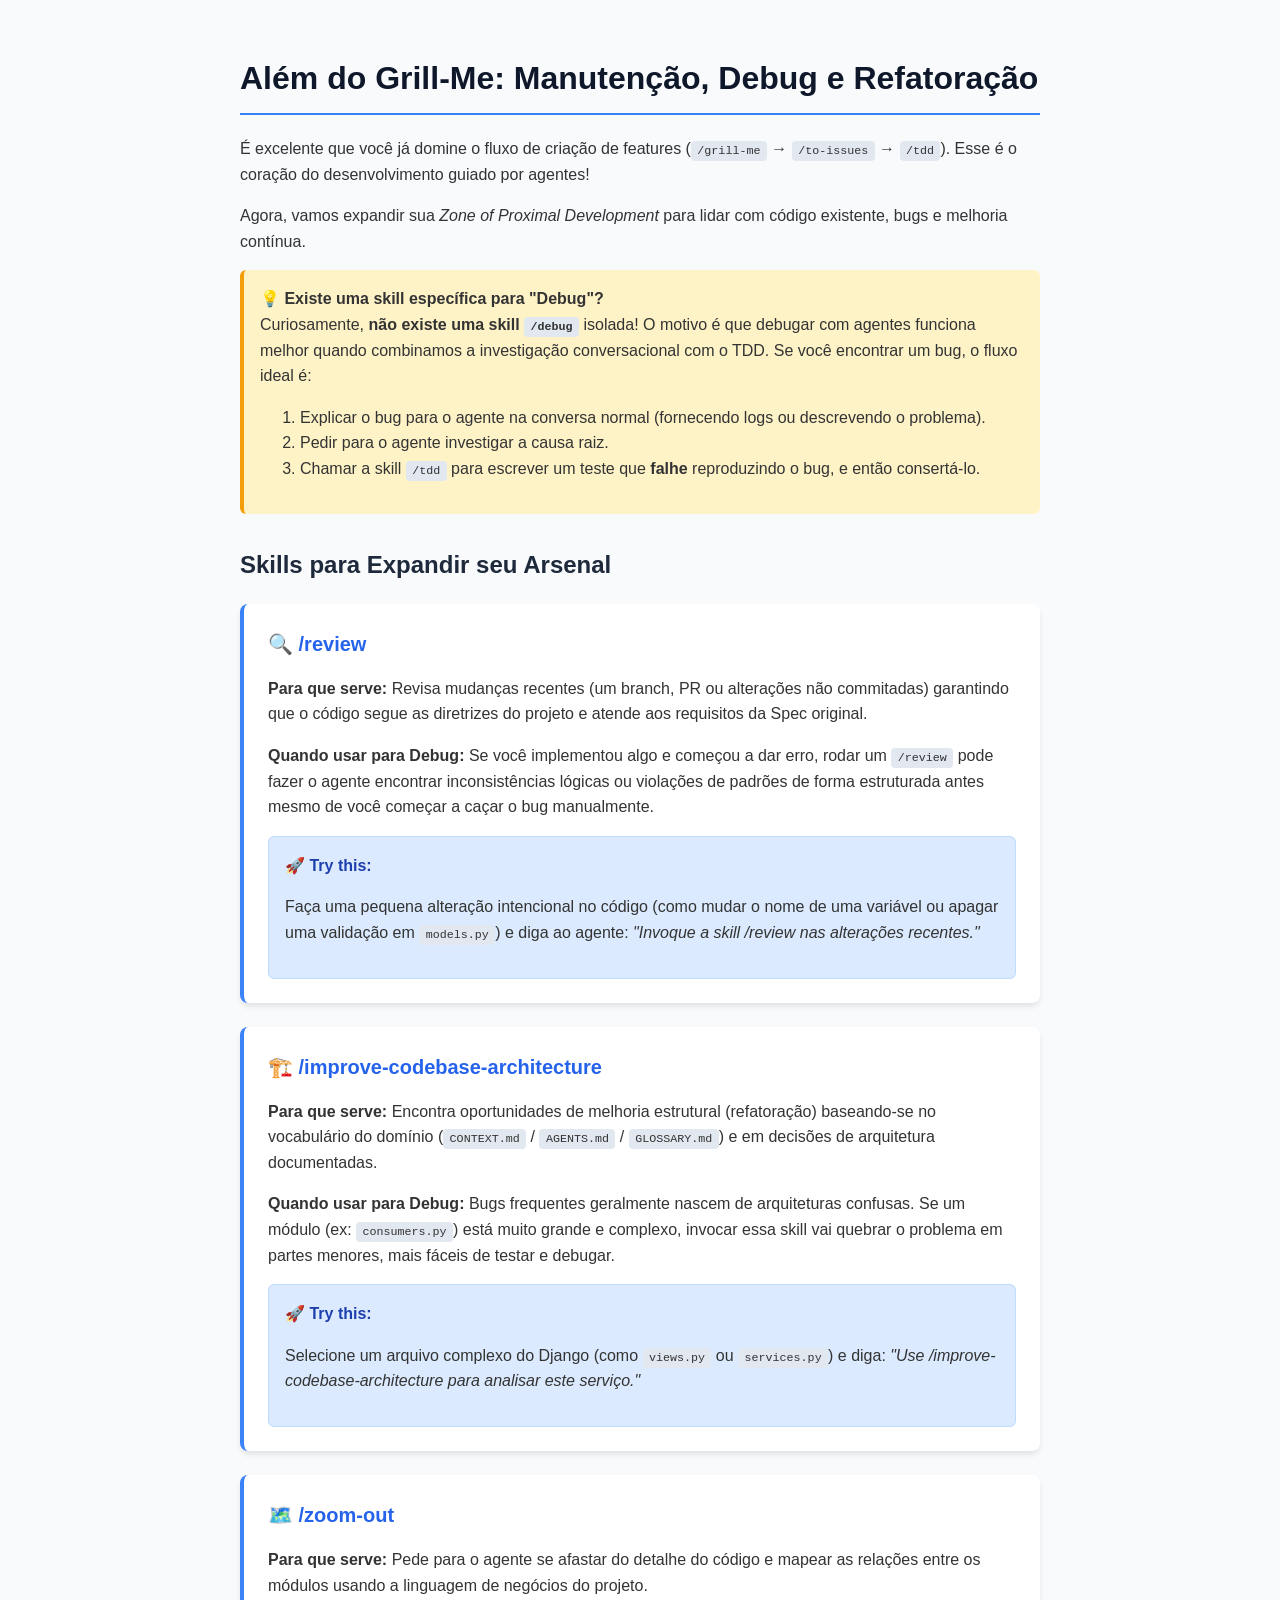
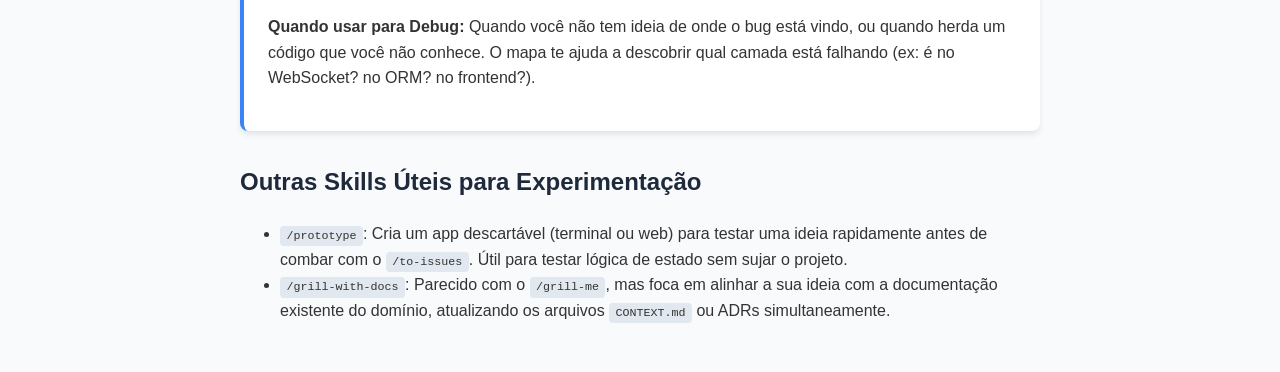
<file: learning-records/explainer-skills.html>
<!DOCTYPE html>
<html lang="pt-BR">
<head>
    <meta charset="UTF-8">
    <meta name="viewport" content="width=device-width, initial-scale=1.0">
    <title>Agent Skills: Debugging & Refactoring</title>
    <style>
        body {
            font-family: 'Inter', -apple-system, BlinkMacSystemFont, "Segoe UI", Roboto, Helvetica, Arial, sans-serif;
            line-height: 1.6;
            color: #333;
            max-width: 800px;
            margin: 0 auto;
            padding: 2rem;
            background-color: #f8fafc;
        }
        h1 {
            color: #0f172a;
            border-bottom: 2px solid #3b82f6;
            padding-bottom: 0.5rem;
        }
        h2 {
            color: #1e293b;
            margin-top: 2rem;
        }
        .skill-card {
            background: white;
            border-radius: 8px;
            padding: 1.5rem;
            margin-bottom: 1.5rem;
            box-shadow: 0 4px 6px -1px rgba(0, 0, 0, 0.1);
            border-left: 4px solid #3b82f6;
        }
        .skill-title {
            font-size: 1.25rem;
            font-weight: bold;
            color: #2563eb;
            margin-bottom: 0.5rem;
            display: flex;
            align-items: center;
            gap: 0.5rem;
        }
        code {
            background-color: #e2e8f0;
            padding: 0.2rem 0.4rem;
            border-radius: 4px;
            font-family: monospace;
            font-size: 0.9em;
        }
        .try-this {
            background-color: #dbeafe;
            border: 1px solid #bfdbfe;
            border-radius: 6px;
            padding: 1rem;
            margin-top: 1rem;
        }
        .try-this strong {
            color: #1e40af;
            display: block;
            margin-bottom: 0.5rem;
        }
        .concept {
            background-color: #fef3c7;
            padding: 1rem;
            border-radius: 6px;
            margin: 1rem 0;
            border-left: 4px solid #f59e0b;
        }
    </style>
</head>
<body>
    <h1>Além do Grill-Me: Manutenção, Debug e Refatoração</h1>
    
    <p>É excelente que você já domine o fluxo de criação de features (<code>/grill-me</code> &rarr; <code>/to-issues</code> &rarr; <code>/tdd</code>). Esse é o coração do desenvolvimento guiado por agentes!</p>
    
    <p>Agora, vamos expandir sua <em>Zone of Proximal Development</em> para lidar com código existente, bugs e melhoria contínua.</p>

    <div class="concept">
        <strong>💡 Existe uma skill específica para "Debug"?</strong><br>
        Curiosamente, <strong>não existe uma skill <code>/debug</code></strong> isolada! O motivo é que debugar com agentes funciona melhor quando combinamos a investigação conversacional com o TDD. Se você encontrar um bug, o fluxo ideal é:
        <ol>
            <li>Explicar o bug para o agente na conversa normal (fornecendo logs ou descrevendo o problema).</li>
            <li>Pedir para o agente investigar a causa raiz.</li>
            <li>Chamar a skill <code>/tdd</code> para escrever um teste que <strong>falhe</strong> reproduzindo o bug, e então consertá-lo.</li>
        </ol>
    </div>

    <h2>Skills para Expandir seu Arsenal</h2>

    <div class="skill-card">
        <div class="skill-title">🔍 /review</div>
        <p><strong>Para que serve:</strong> Revisa mudanças recentes (um branch, PR ou alterações não commitadas) garantindo que o código segue as diretrizes do projeto e atende aos requisitos da Spec original.</p>
        <p><strong>Quando usar para Debug:</strong> Se você implementou algo e começou a dar erro, rodar um <code>/review</code> pode fazer o agente encontrar inconsistências lógicas ou violações de padrões de forma estruturada antes mesmo de você começar a caçar o bug manualmente.</p>
        <div class="try-this">
            <strong>🚀 Try this:</strong>
            <p>Faça uma pequena alteração intencional no código (como mudar o nome de uma variável ou apagar uma validação em <code>models.py</code>) e diga ao agente: <em>"Invoque a skill /review nas alterações recentes."</em></p>
        </div>
    </div>

    <div class="skill-card">
        <div class="skill-title">🏗️ /improve-codebase-architecture</div>
        <p><strong>Para que serve:</strong> Encontra oportunidades de melhoria estrutural (refatoração) baseando-se no vocabulário do domínio (<code>CONTEXT.md</code> / <code>AGENTS.md</code> / <code>GLOSSARY.md</code>) e em decisões de arquitetura documentadas.</p>
        <p><strong>Quando usar para Debug:</strong> Bugs frequentes geralmente nascem de arquiteturas confusas. Se um módulo (ex: <code>consumers.py</code>) está muito grande e complexo, invocar essa skill vai quebrar o problema em partes menores, mais fáceis de testar e debugar.</p>
        <div class="try-this">
            <strong>🚀 Try this:</strong>
            <p>Selecione um arquivo complexo do Django (como <code>views.py</code> ou <code>services.py</code>) e diga: <em>"Use /improve-codebase-architecture para analisar este serviço."</em></p>
        </div>
    </div>

    <div class="skill-card">
        <div class="skill-title">🗺️ /zoom-out</div>
        <p><strong>Para que serve:</strong> Pede para o agente se afastar do detalhe do código e mapear as relações entre os módulos usando a linguagem de negócios do projeto.</p>
        <p><strong>Quando usar para Debug:</strong> Quando você não tem ideia de onde o bug está vindo, ou quando herda um código que você não conhece. O mapa te ajuda a descobrir qual camada está falhando (ex: é no WebSocket? no ORM? no frontend?).</p>
    </div>

    <h2>Outras Skills Úteis para Experimentação</h2>
    <ul>
        <li><code>/prototype</code>: Cria um app descartável (terminal ou web) para testar uma ideia rapidamente antes de combar com o <code>/to-issues</code>. Útil para testar lógica de estado sem sujar o projeto.</li>
        <li><code>/grill-with-docs</code>: Parecido com o <code>/grill-me</code>, mas foca em alinhar a sua ideia com a documentação existente do domínio, atualizando os arquivos <code>CONTEXT.md</code> ou ADRs simultaneamente.</li>
    </ul>

</body>
</html>
</file>
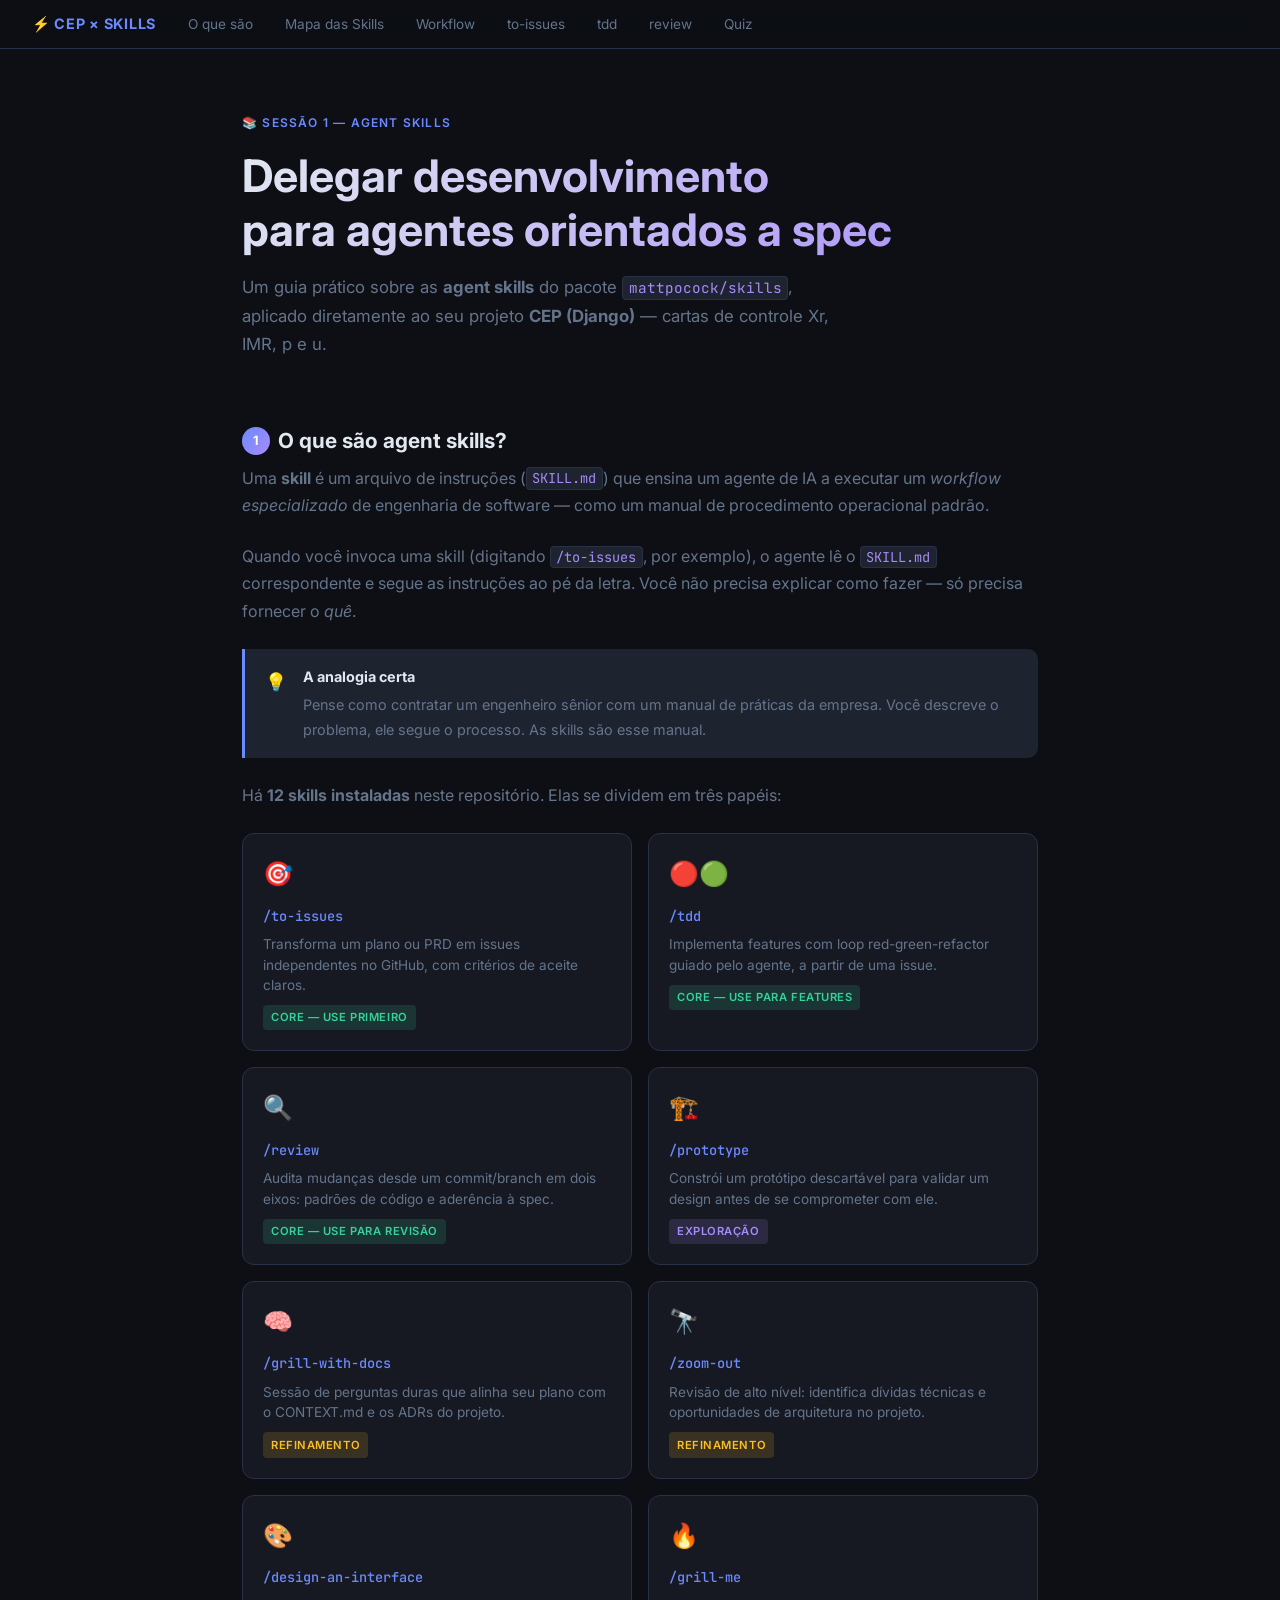
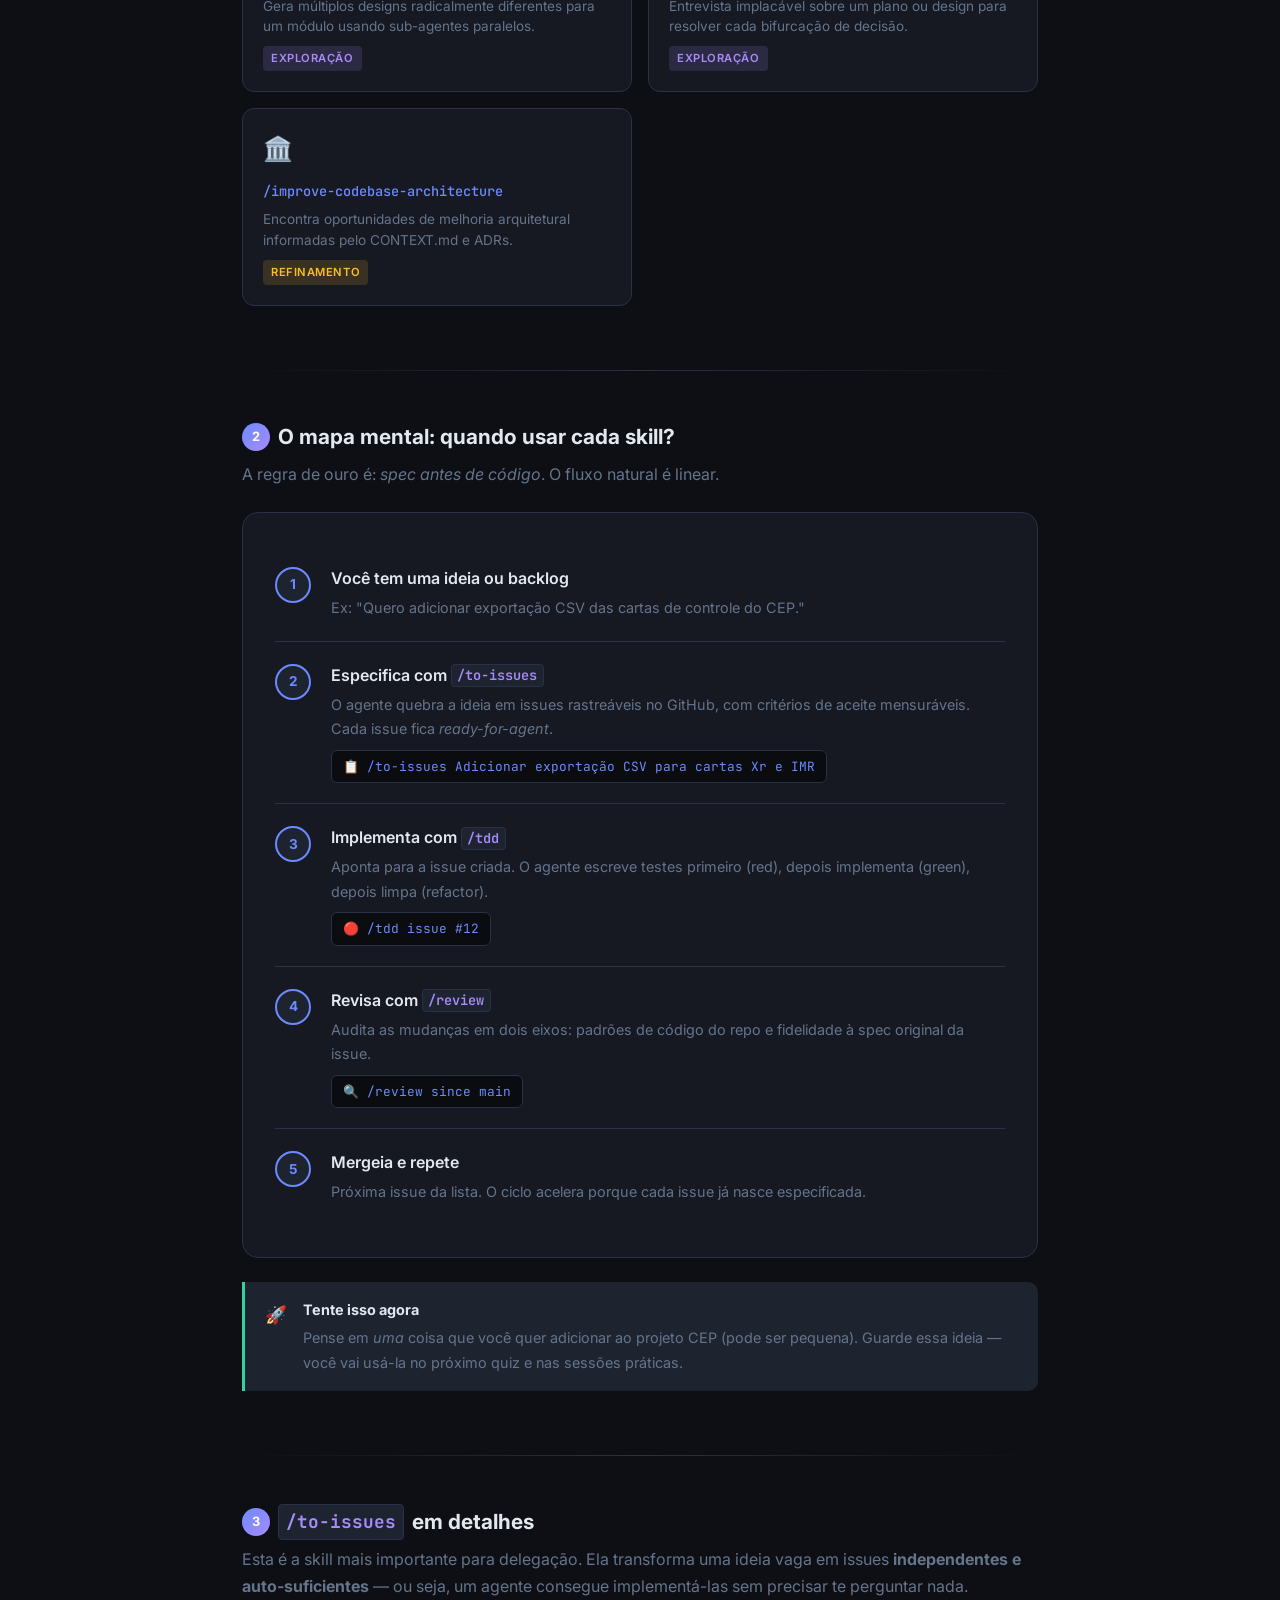
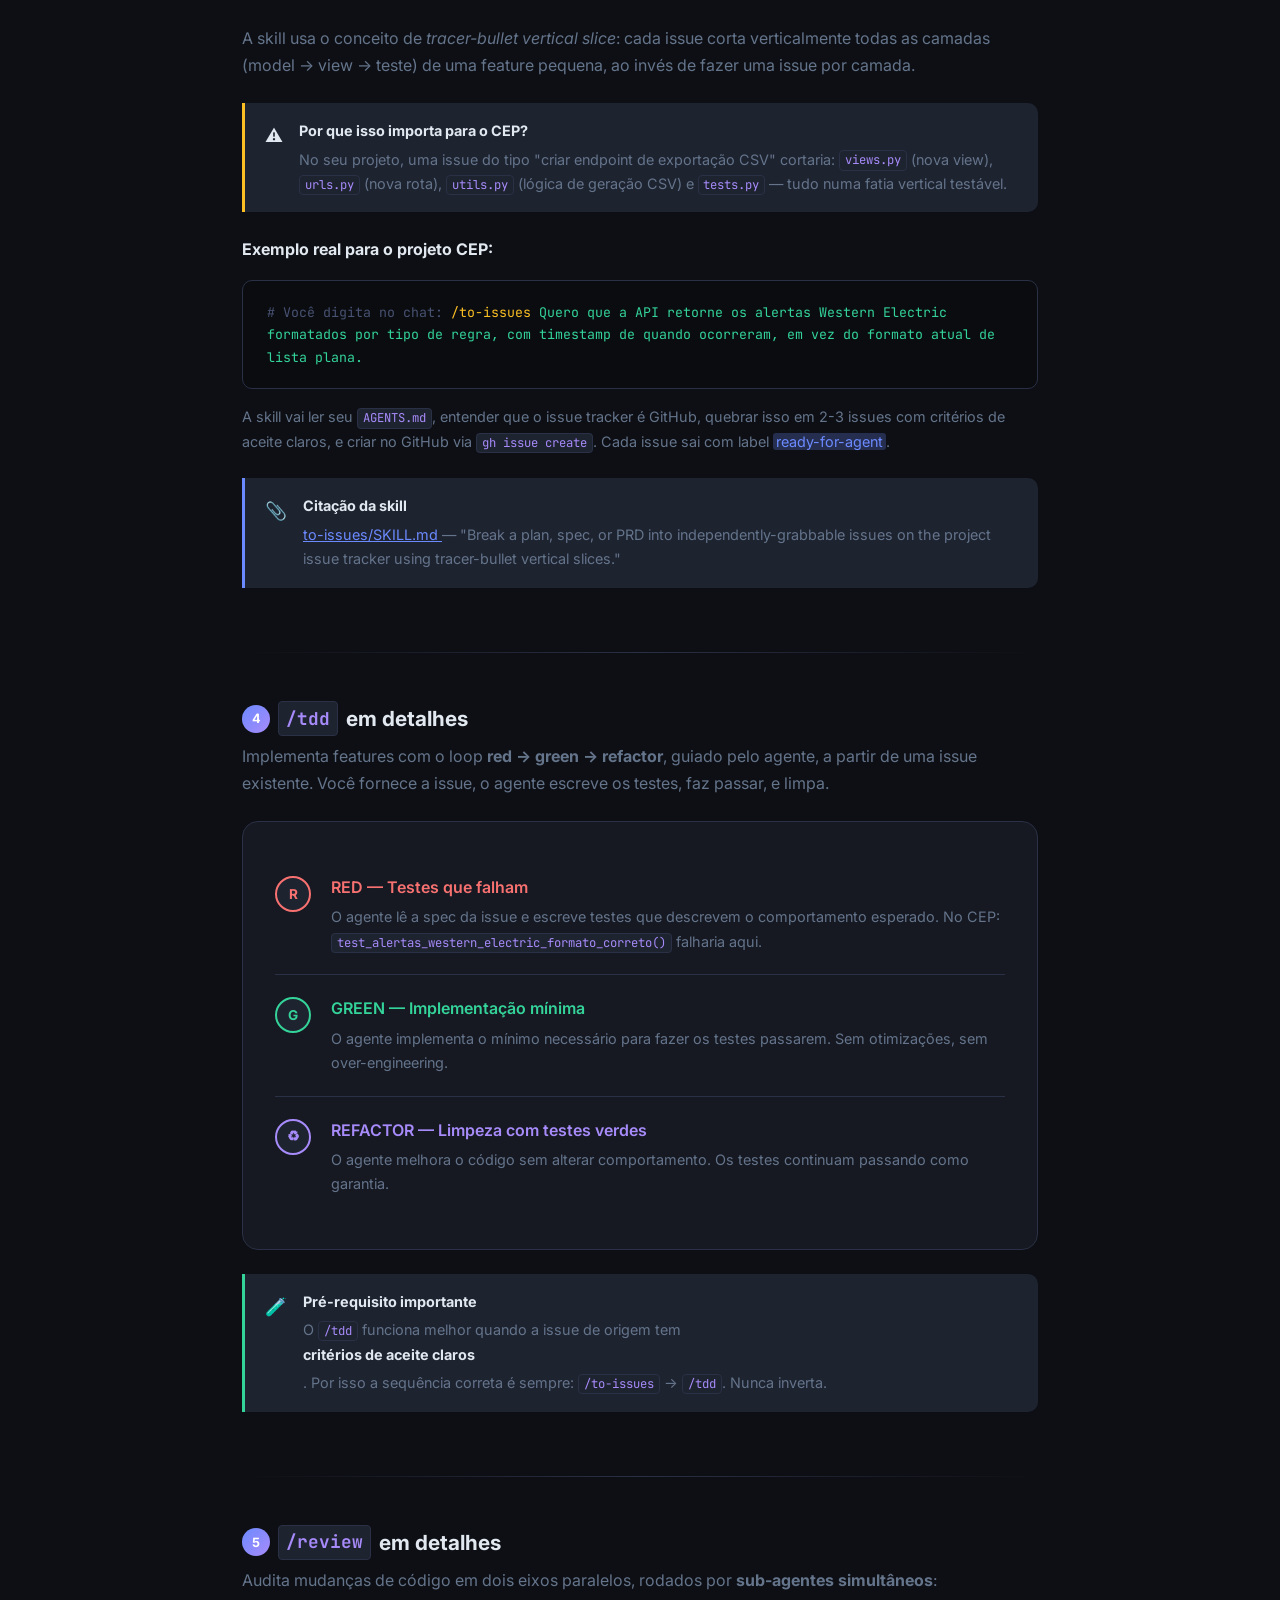
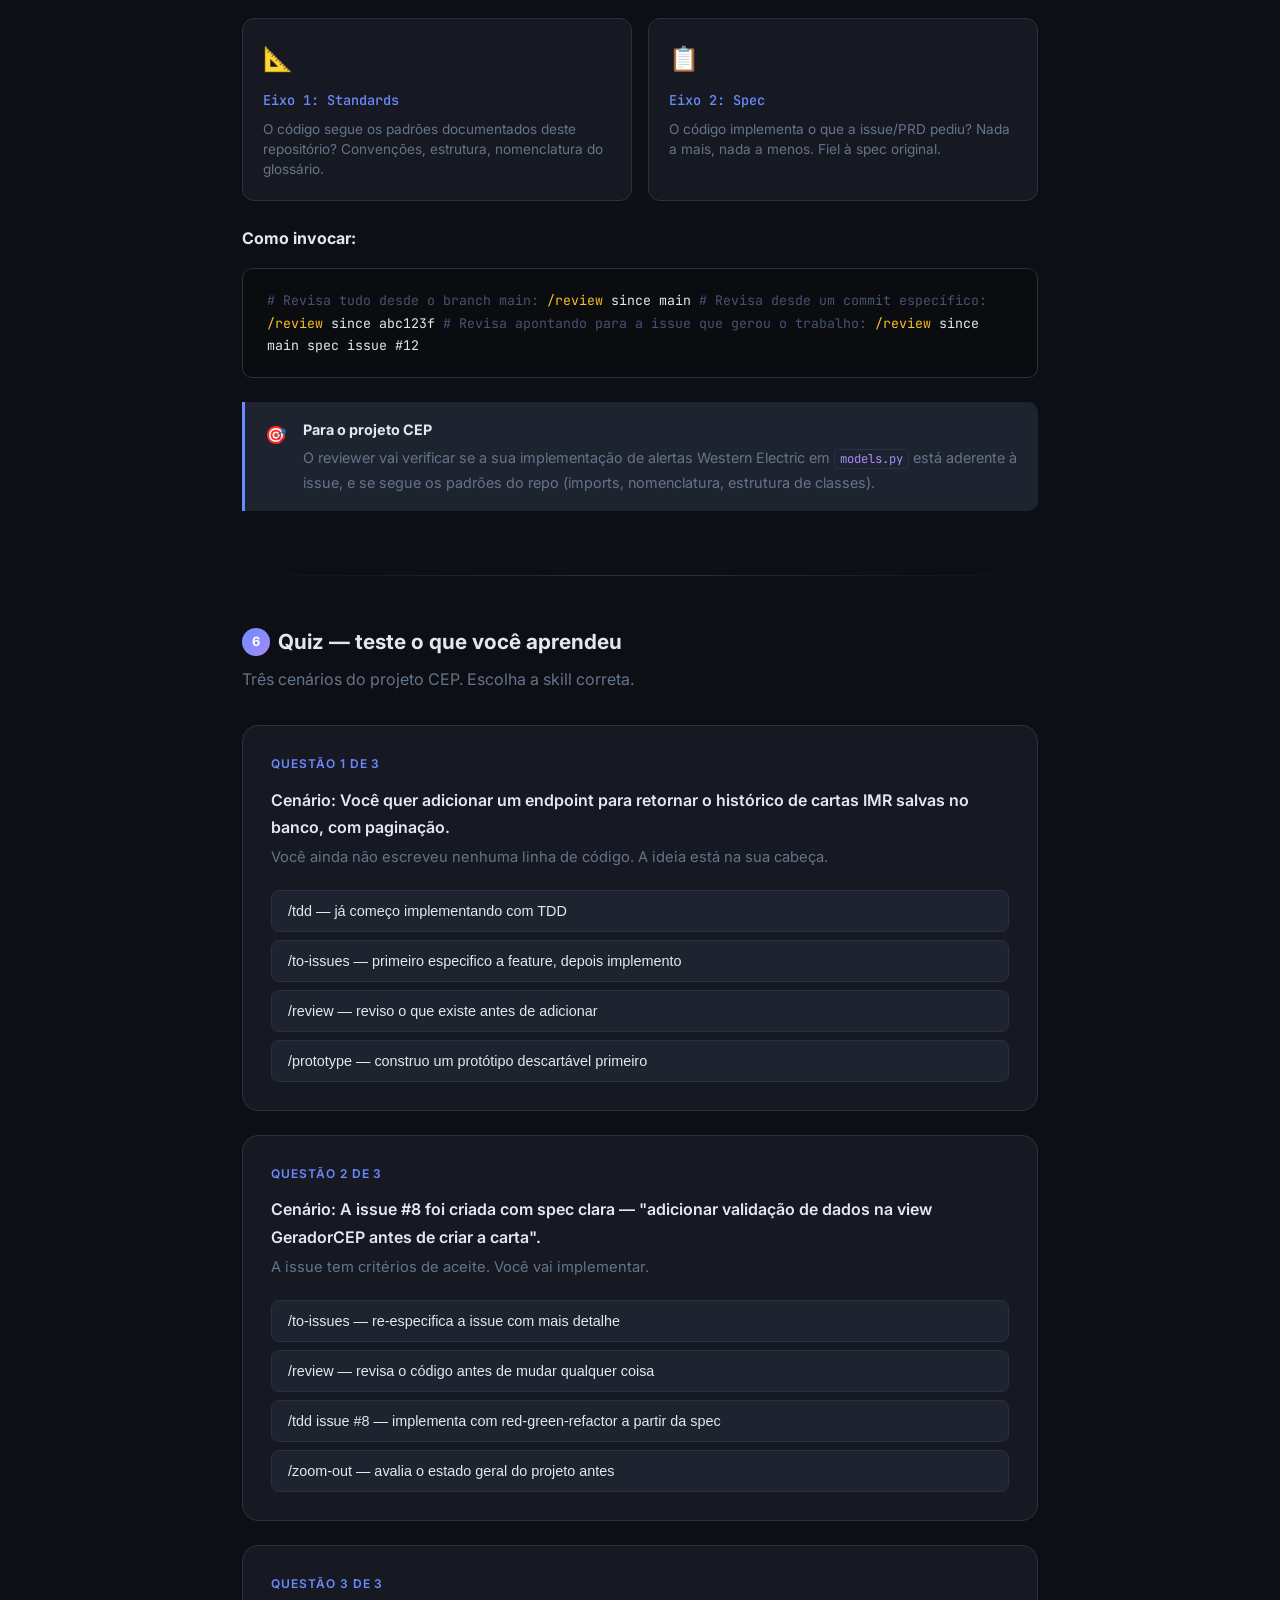
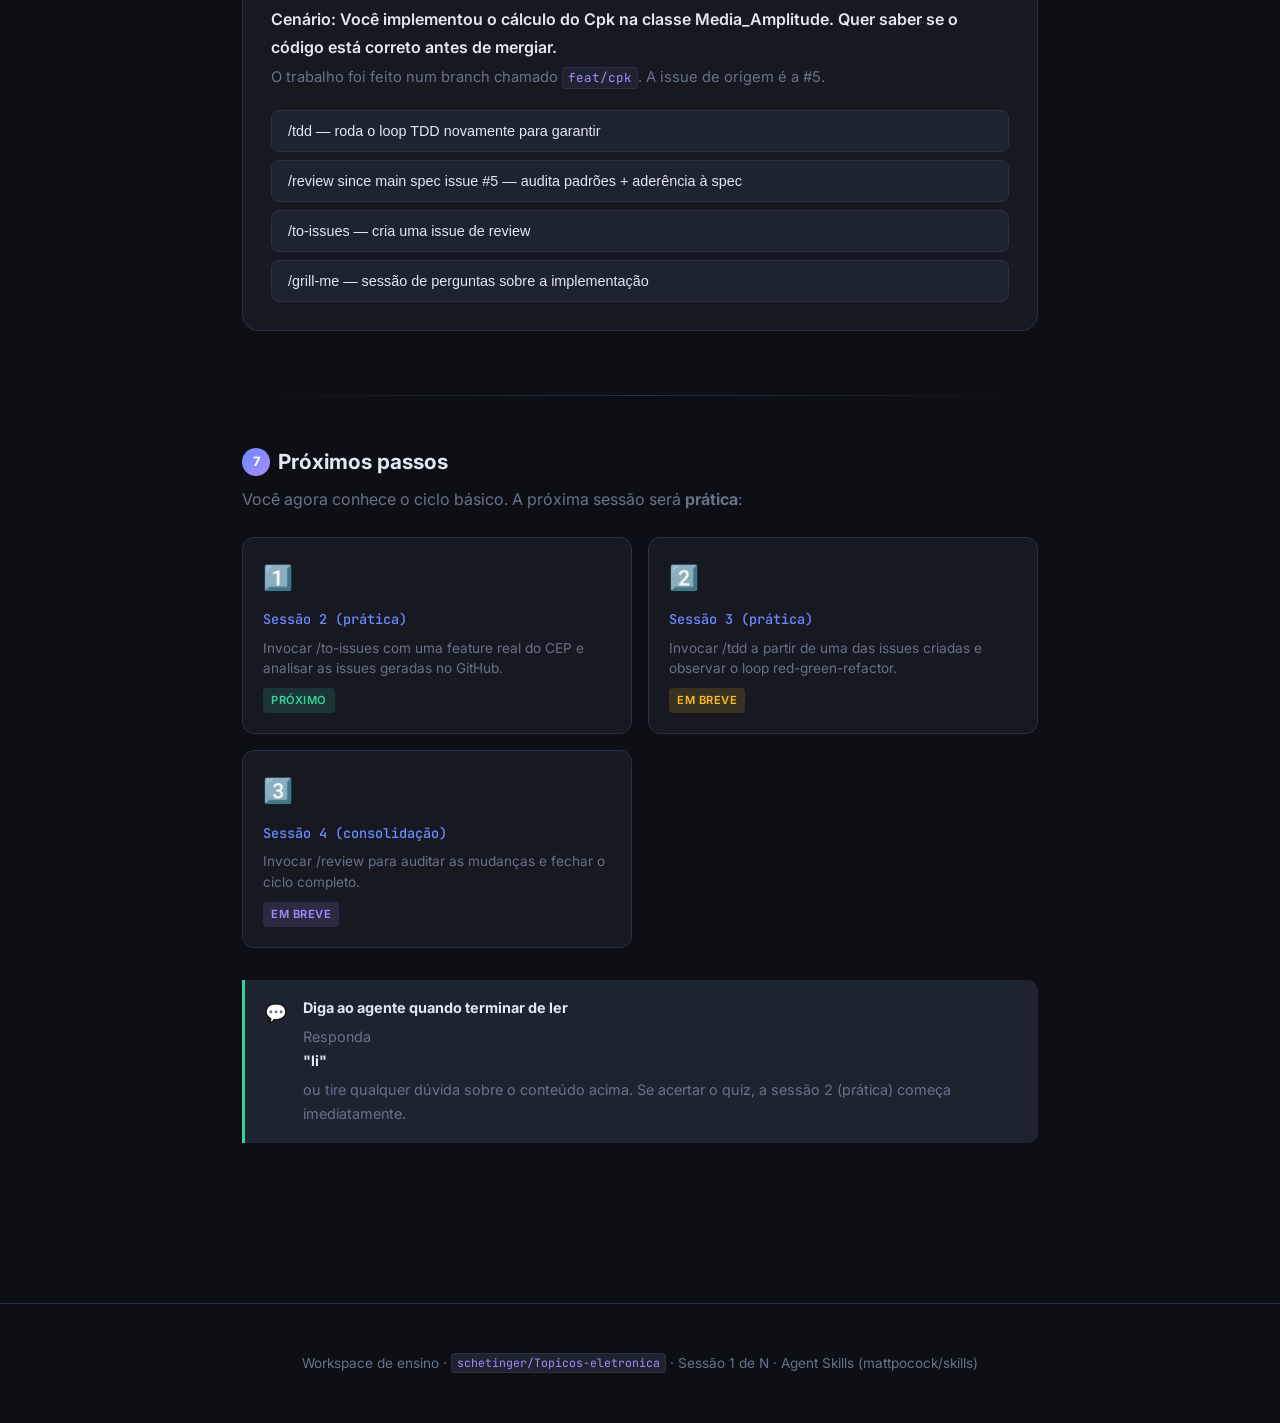
<file: docs/learn/01-agent-skills.html>
<!DOCTYPE html>
<html lang="pt-BR">
<head>
  <meta charset="UTF-8" />
  <meta name="viewport" content="width=device-width, initial-scale=1.0" />
  <title>Agent Skills — Guia Prático para o Projeto CEP</title>
  <link rel="preconnect" href="https://fonts.googleapis.com" />
  <link rel="preconnect" href="https://fonts.gstatic.com" crossorigin />
  <link href="https://fonts.googleapis.com/css2?family=Inter:wght@400;500;600;700&family=JetBrains+Mono:wght@400;500&display=swap" rel="stylesheet" />
  <style>
    :root {
      --bg: #0d0f14;
      --surface: #161922;
      --surface2: #1e2330;
      --border: #2a3045;
      --accent: #6c8aff;
      --accent2: #a78bfa;
      --green: #34d399;
      --yellow: #fbbf24;
      --red: #f87171;
      --text: #e2e8f0;
      --muted: #64748b;
      --code-bg: #0a0c10;
    }
    * { box-sizing: border-box; margin: 0; padding: 0; }
    body {
      font-family: 'Inter', sans-serif;
      background: var(--bg);
      color: var(--text);
      line-height: 1.7;
      font-size: 16px;
    }

    /* ── NAV ── */
    nav {
      position: sticky;
      top: 0;
      z-index: 100;
      background: rgba(13,15,20,0.92);
      backdrop-filter: blur(12px);
      border-bottom: 1px solid var(--border);
      padding: 0.75rem 2rem;
      display: flex;
      align-items: center;
      gap: 2rem;
      overflow-x: auto;
    }
    nav .logo {
      font-weight: 700;
      font-size: 0.9rem;
      color: var(--accent);
      white-space: nowrap;
      letter-spacing: 0.05em;
      text-transform: uppercase;
    }
    nav a {
      color: var(--muted);
      text-decoration: none;
      font-size: 0.85rem;
      white-space: nowrap;
      transition: color 0.2s;
    }
    nav a:hover { color: var(--text); }

    /* ── HERO ── */
    .hero {
      padding: 4rem 2rem 2rem;
      max-width: 860px;
      margin: 0 auto;
    }
    .hero-label {
      font-size: 0.75rem;
      text-transform: uppercase;
      letter-spacing: 0.1em;
      color: var(--accent);
      font-weight: 600;
      margin-bottom: 1rem;
    }
    .hero h1 {
      font-size: clamp(1.8rem, 4vw, 2.8rem);
      font-weight: 700;
      line-height: 1.2;
      background: linear-gradient(135deg, #e2e8f0 0%, #a78bfa 100%);
      -webkit-background-clip: text;
      -webkit-text-fill-color: transparent;
      background-clip: text;
      margin-bottom: 1rem;
    }
    .hero p {
      color: var(--muted);
      font-size: 1.05rem;
      max-width: 620px;
    }

    /* ── LAYOUT ── */
    .content {
      max-width: 860px;
      margin: 0 auto;
      padding: 2rem;
    }

    /* ── SECTION ── */
    section {
      margin-bottom: 4rem;
      scroll-margin-top: 5rem;
    }
    section h2 {
      font-size: 1.3rem;
      font-weight: 700;
      color: var(--text);
      margin-bottom: 0.4rem;
      display: flex;
      align-items: center;
      gap: 0.5rem;
    }
    section h2 .num {
      width: 28px;
      height: 28px;
      border-radius: 50%;
      background: linear-gradient(135deg, var(--accent), var(--accent2));
      color: white;
      font-size: 0.8rem;
      font-weight: 700;
      display: flex;
      align-items: center;
      justify-content: center;
      flex-shrink: 0;
    }
    section > p, section > .lead {
      color: var(--muted);
      margin-bottom: 1.5rem;
    }

    /* ── SKILL CARDS ── */
    .skill-grid {
      display: grid;
      grid-template-columns: repeat(auto-fill, minmax(260px, 1fr));
      gap: 1rem;
      margin-top: 1.5rem;
    }
    .skill-card {
      background: var(--surface);
      border: 1px solid var(--border);
      border-radius: 12px;
      padding: 1.25rem;
      cursor: pointer;
      transition: all 0.2s ease;
      position: relative;
      overflow: hidden;
    }
    .skill-card::before {
      content: '';
      position: absolute;
      inset: 0;
      background: linear-gradient(135deg, var(--accent) 0%, var(--accent2) 100%);
      opacity: 0;
      transition: opacity 0.2s;
    }
    .skill-card:hover {
      border-color: var(--accent);
      transform: translateY(-2px);
      box-shadow: 0 8px 24px rgba(108,138,255,0.15);
    }
    .skill-card:hover::before { opacity: 0.05; }
    .skill-card .icon {
      font-size: 1.5rem;
      margin-bottom: 0.6rem;
      position: relative;
    }
    .skill-card .name {
      font-family: 'JetBrains Mono', monospace;
      font-size: 0.85rem;
      color: var(--accent);
      font-weight: 500;
      margin-bottom: 0.4rem;
      position: relative;
    }
    .skill-card .desc {
      font-size: 0.85rem;
      color: var(--muted);
      position: relative;
      line-height: 1.5;
    }
    .skill-card .badge {
      display: inline-block;
      margin-top: 0.6rem;
      padding: 0.2rem 0.5rem;
      border-radius: 4px;
      font-size: 0.7rem;
      font-weight: 600;
      text-transform: uppercase;
      letter-spacing: 0.05em;
      position: relative;
    }
    .badge-core { background: rgba(52,211,153,0.15); color: var(--green); }
    .badge-refine { background: rgba(251,191,36,0.15); color: var(--yellow); }
    .badge-explore { background: rgba(167,139,250,0.15); color: var(--accent2); }

    /* ── WORKFLOW ── */
    .workflow {
      background: var(--surface);
      border: 1px solid var(--border);
      border-radius: 16px;
      padding: 2rem;
      margin-top: 1.5rem;
    }
    .flow-steps {
      display: flex;
      flex-direction: column;
      gap: 0;
    }
    .flow-step {
      display: flex;
      gap: 1.25rem;
      padding: 1.25rem 0;
      border-bottom: 1px solid var(--border);
      position: relative;
    }
    .flow-step:last-child { border-bottom: none; }
    .flow-step-num {
      width: 36px;
      height: 36px;
      border-radius: 50%;
      background: var(--surface2);
      border: 2px solid var(--accent);
      color: var(--accent);
      font-weight: 700;
      font-size: 0.85rem;
      display: flex;
      align-items: center;
      justify-content: center;
      flex-shrink: 0;
      margin-top: 2px;
    }
    .flow-step-body h3 {
      font-size: 1rem;
      font-weight: 600;
      color: var(--text);
      margin-bottom: 0.25rem;
    }
    .flow-step-body p {
      color: var(--muted);
      font-size: 0.9rem;
    }
    .flow-step-body .cmd {
      display: inline-flex;
      align-items: center;
      gap: 0.4rem;
      background: var(--code-bg);
      border: 1px solid var(--border);
      border-radius: 6px;
      padding: 0.3rem 0.7rem;
      margin-top: 0.5rem;
      font-family: 'JetBrains Mono', monospace;
      font-size: 0.8rem;
      color: var(--accent);
    }

    /* ── CODE BLOCK ── */
    .code-block {
      background: var(--code-bg);
      border: 1px solid var(--border);
      border-radius: 10px;
      padding: 1.25rem 1.5rem;
      font-family: 'JetBrains Mono', monospace;
      font-size: 0.83rem;
      line-height: 1.7;
      overflow-x: auto;
      margin: 1rem 0;
      position: relative;
    }
    .code-block .comment { color: #485272; }
    .code-block .string { color: var(--green); }
    .code-block .keyword { color: var(--accent2); }
    .code-block .label { color: var(--yellow); }

    /* ── CALLOUT ── */
    .callout {
      display: flex;
      gap: 1rem;
      background: var(--surface2);
      border-left: 3px solid var(--accent);
      border-radius: 0 10px 10px 0;
      padding: 1rem 1.25rem;
      margin: 1.5rem 0;
    }
    .callout.try { border-color: var(--green); }
    .callout.warn { border-color: var(--yellow); }
    .callout .callout-icon { font-size: 1.1rem; flex-shrink: 0; margin-top: 2px; }
    .callout .callout-body { font-size: 0.9rem; }
    .callout .callout-body strong { color: var(--text); display: block; margin-bottom: 0.25rem; }
    .callout .callout-body p { color: var(--muted); }

    /* ── QUIZ ── */
    .quiz {
      background: var(--surface);
      border: 1px solid var(--border);
      border-radius: 16px;
      padding: 1.75rem;
      margin-top: 2rem;
    }
    .quiz h3 {
      font-size: 1rem;
      font-weight: 600;
      margin-bottom: 0.35rem;
      color: var(--text);
    }
    .quiz .q-label {
      font-size: 0.75rem;
      text-transform: uppercase;
      letter-spacing: 0.08em;
      color: var(--accent);
      font-weight: 600;
      margin-bottom: 0.75rem;
    }
    .quiz p.scenario {
      color: var(--muted);
      font-size: 0.92rem;
      margin-bottom: 1.25rem;
      line-height: 1.6;
    }
    .quiz-options {
      display: flex;
      flex-direction: column;
      gap: 0.5rem;
    }
    .quiz-option {
      background: var(--surface2);
      border: 1px solid var(--border);
      border-radius: 8px;
      padding: 0.75rem 1rem;
      cursor: pointer;
      transition: all 0.15s;
      font-size: 0.9rem;
      color: var(--text);
      text-align: left;
      width: 100%;
    }
    .quiz-option:hover { border-color: var(--accent); background: rgba(108,138,255,0.08); }
    .quiz-option.correct { border-color: var(--green); background: rgba(52,211,153,0.1); color: var(--green); }
    .quiz-option.wrong { border-color: var(--red); background: rgba(248,113,113,0.1); color: var(--red); }
    .quiz-feedback {
      display: none;
      margin-top: 1rem;
      padding: 0.75rem 1rem;
      border-radius: 8px;
      font-size: 0.88rem;
      line-height: 1.5;
    }
    .quiz-feedback.show { display: block; }
    .quiz-feedback.ok { background: rgba(52,211,153,0.1); color: var(--green); border: 1px solid rgba(52,211,153,0.3); }
    .quiz-feedback.nope { background: rgba(248,113,113,0.1); color: var(--red); border: 1px solid rgba(248,113,113,0.3); }

    /* ── PROGRESS BAR ── */
    .progress-bar {
      position: fixed;
      top: 0;
      left: 0;
      height: 3px;
      background: linear-gradient(90deg, var(--accent), var(--accent2));
      transition: width 0.1s ease;
      z-index: 200;
    }

    /* ── FOOTER ── */
    footer {
      text-align: center;
      padding: 3rem 2rem;
      color: var(--muted);
      font-size: 0.85rem;
      border-top: 1px solid var(--border);
      margin-top: 4rem;
    }

    /* ── ANIMATIONS ── */
    @keyframes fadeIn {
      from { opacity: 0; transform: translateY(10px); }
      to { opacity: 1; transform: translateY(0); }
    }
    .fade-in { animation: fadeIn 0.4s ease forwards; }

    /* ── HIGHLIGHT ── */
    mark {
      background: rgba(108,138,255,0.25);
      color: var(--accent);
      border-radius: 3px;
      padding: 0 3px;
    }

    code {
      font-family: 'JetBrains Mono', monospace;
      font-size: 0.85em;
      background: var(--surface2);
      border: 1px solid var(--border);
      border-radius: 4px;
      padding: 0.1em 0.4em;
      color: var(--accent2);
    }

    /* Separator */
    .sep {
      height: 1px;
      background: linear-gradient(90deg, transparent, var(--border), transparent);
      margin: 3rem 0;
    }
  </style>
</head>
<body>

<div class="progress-bar" id="progress"></div>

<nav>
  <span class="logo">⚡ CEP × Skills</span>
  <a href="#o-que-sao">O que são</a>
  <a href="#mapa">Mapa das Skills</a>
  <a href="#workflow">Workflow</a>
  <a href="#to-issues">to-issues</a>
  <a href="#tdd">tdd</a>
  <a href="#review">review</a>
  <a href="#quiz">Quiz</a>
</nav>

<div class="hero">
  <div class="hero-label">📚 Sessão 1 — Agent Skills</div>
  <h1>Delegar desenvolvimento<br/>para agentes orientados a spec</h1>
  <p>
    Um guia prático sobre as <strong>agent skills</strong> do pacote <code>mattpocock/skills</code>,
    aplicado diretamente ao seu projeto <strong>CEP (Django)</strong> —
    cartas de controle Xr, IMR, p e u.
  </p>
</div>

<div class="content">

  <!-- ══════════════════════════════════════════ -->
  <section id="o-que-sao">
    <h2><span class="num">1</span> O que são agent skills?</h2>
    <p class="lead">
      Uma <strong>skill</strong> é um arquivo de instruções (<code>SKILL.md</code>) que ensina um agente de IA a executar
      um <em>workflow especializado</em> de engenharia de software — como um manual de procedimento operacional padrão.
    </p>

    <p>Quando você invoca uma skill (digitando <code>/to-issues</code>, por exemplo),
    o agente lê o <code>SKILL.md</code> correspondente e segue as instruções ao pé da letra.
    Você não precisa explicar como fazer — só precisa fornecer o <em>quê</em>.</p>

    <div class="callout">
      <div class="callout-icon">💡</div>
      <div class="callout-body">
        <strong>A analogia certa</strong>
        <p>Pense como contratar um engenheiro sênior com um manual de práticas da empresa.
        Você descreve o problema, ele segue o processo. As skills são esse manual.</p>
      </div>
    </div>

    <p>Há <strong>12 skills instaladas</strong> neste repositório. Elas se dividem em três papéis:</p>

    <div class="skill-grid">
      <div class="skill-card">
        <div class="icon">🎯</div>
        <div class="name">/to-issues</div>
        <div class="desc">Transforma um plano ou PRD em issues independentes no GitHub, com critérios de aceite claros.</div>
        <span class="badge badge-core">Core — use primeiro</span>
      </div>
      <div class="skill-card">
        <div class="icon">🔴🟢</div>
        <div class="name">/tdd</div>
        <div class="desc">Implementa features com loop red-green-refactor guiado pelo agente, a partir de uma issue.</div>
        <span class="badge badge-core">Core — use para features</span>
      </div>
      <div class="skill-card">
        <div class="icon">🔍</div>
        <div class="name">/review</div>
        <div class="desc">Audita mudanças desde um commit/branch em dois eixos: padrões de código e aderência à spec.</div>
        <span class="badge badge-core">Core — use para revisão</span>
      </div>
      <div class="skill-card">
        <div class="icon">🏗️</div>
        <div class="name">/prototype</div>
        <div class="desc">Constrói um protótipo descartável para validar um design antes de se comprometer com ele.</div>
        <span class="badge badge-explore">Exploração</span>
      </div>
      <div class="skill-card">
        <div class="icon">🧠</div>
        <div class="name">/grill-with-docs</div>
        <div class="desc">Sessão de perguntas duras que alinha seu plano com o CONTEXT.md e os ADRs do projeto.</div>
        <span class="badge badge-refine">Refinamento</span>
      </div>
      <div class="skill-card">
        <div class="icon">🔭</div>
        <div class="name">/zoom-out</div>
        <div class="desc">Revisão de alto nível: identifica dívidas técnicas e oportunidades de arquitetura no projeto.</div>
        <span class="badge badge-refine">Refinamento</span>
      </div>
      <div class="skill-card">
        <div class="icon">🎨</div>
        <div class="name">/design-an-interface</div>
        <div class="desc">Gera múltiplos designs radicalmente diferentes para um módulo usando sub-agentes paralelos.</div>
        <span class="badge badge-explore">Exploração</span>
      </div>
      <div class="skill-card">
        <div class="icon">🔥</div>
        <div class="name">/grill-me</div>
        <div class="desc">Entrevista implacável sobre um plano ou design para resolver cada bifurcação de decisão.</div>
        <span class="badge badge-explore">Exploração</span>
      </div>
      <div class="skill-card">
        <div class="icon">🏛️</div>
        <div class="name">/improve-codebase-architecture</div>
        <div class="desc">Encontra oportunidades de melhoria arquitetural informadas pelo CONTEXT.md e ADRs.</div>
        <span class="badge badge-refine">Refinamento</span>
      </div>
    </div>
  </section>

  <div class="sep"></div>

  <!-- ══════════════════════════════════════════ -->
  <section id="mapa">
    <h2><span class="num">2</span> O mapa mental: quando usar cada skill?</h2>
    <p class="lead">A regra de ouro é: <em>spec antes de código</em>. O fluxo natural é linear.</p>

    <div class="workflow">
      <div class="flow-steps">
        <div class="flow-step">
          <div class="flow-step-num">1</div>
          <div class="flow-step-body">
            <h3>Você tem uma ideia ou backlog</h3>
            <p>Ex: "Quero adicionar exportação CSV das cartas de controle do CEP."</p>
          </div>
        </div>
        <div class="flow-step">
          <div class="flow-step-num">2</div>
          <div class="flow-step-body">
            <h3>Especifica com <code>/to-issues</code></h3>
            <p>O agente quebra a ideia em issues rastreáveis no GitHub, com critérios de aceite mensuráveis. Cada issue fica <em>ready-for-agent</em>.</p>
            <span class="cmd">📋 /to-issues Adicionar exportação CSV para cartas Xr e IMR</span>
          </div>
        </div>
        <div class="flow-step">
          <div class="flow-step-num">3</div>
          <div class="flow-step-body">
            <h3>Implementa com <code>/tdd</code></h3>
            <p>Aponta para a issue criada. O agente escreve testes primeiro (red), depois implementa (green), depois limpa (refactor).</p>
            <span class="cmd">🔴 /tdd issue #12</span>
          </div>
        </div>
        <div class="flow-step">
          <div class="flow-step-num">4</div>
          <div class="flow-step-body">
            <h3>Revisa com <code>/review</code></h3>
            <p>Audita as mudanças em dois eixos: padrões de código do repo e fidelidade à spec original da issue.</p>
            <span class="cmd">🔍 /review since main</span>
          </div>
        </div>
        <div class="flow-step">
          <div class="flow-step-num">5</div>
          <div class="flow-step-body">
            <h3>Mergeia e repete</h3>
            <p>Próxima issue da lista. O ciclo acelera porque cada issue já nasce especificada.</p>
          </div>
        </div>
      </div>
    </div>

    <div class="callout try">
      <div class="callout-icon">🚀</div>
      <div class="callout-body">
        <strong>Tente isso agora</strong>
        <p>Pense em <em>uma</em> coisa que você quer adicionar ao projeto CEP (pode ser pequena).
        Guarde essa ideia — você vai usá-la no próximo quiz e nas sessões práticas.</p>
      </div>
    </div>
  </section>

  <div class="sep"></div>

  <!-- ══════════════════════════════════════════ -->
  <section id="to-issues">
    <h2><span class="num">3</span> <code>/to-issues</code> em detalhes</h2>
    <p class="lead">
      Esta é a skill mais importante para delegação. Ela transforma uma ideia vaga em issues
      <strong>independentes e auto-suficientes</strong> — ou seja, um agente consegue implementá-las
      sem precisar te perguntar nada.
    </p>

    <p>A skill usa o conceito de <em>tracer-bullet vertical slice</em>: cada issue corta verticalmente
    todas as camadas (model → view → teste) de uma feature pequena, ao invés de fazer uma issue por camada.</p>

    <div class="callout warn">
      <div class="callout-icon">⚠️</div>
      <div class="callout-body">
        <strong>Por que isso importa para o CEP?</strong>
        <p>No seu projeto, uma issue do tipo "criar endpoint de exportação CSV" cortaria:
        <code>views.py</code> (nova view), <code>urls.py</code> (nova rota), <code>utils.py</code>
        (lógica de geração CSV) e <code>tests.py</code> — tudo numa fatia vertical testável.</p>
      </div>
    </div>

    <h3 style="margin: 1.5rem 0 0.75rem; font-size: 1rem; color: var(--text);">Exemplo real para o projeto CEP:</h3>

    <div class="code-block">
<span class="comment"># Você digita no chat:</span>
<span class="label">/to-issues</span> <span class="string">Quero que a API retorne os alertas Western Electric
formatados por tipo de regra, com timestamp de quando
ocorreram, em vez do formato atual de lista plana.</span>
    </div>

    <p style="color: var(--muted); font-size: 0.9rem; margin-top: 0.5rem;">
      A skill vai ler seu <code>AGENTS.md</code>, entender que o issue tracker é GitHub,
      quebrar isso em 2-3 issues com critérios de aceite claros, e criar no GitHub via <code>gh issue create</code>.
      Cada issue sai com label <mark>ready-for-agent</mark>.
    </p>

    <div class="callout">
      <div class="callout-icon">📎</div>
      <div class="callout-body">
        <strong>Citação da skill</strong>
        <p>
          <a href="https://github.com/mattpocock/skills/blob/main/src/to-issues/SKILL.md" style="color: var(--accent);" target="_blank">
            to-issues/SKILL.md
          </a>
          — "Break a plan, spec, or PRD into independently-grabbable issues on the project issue tracker using tracer-bullet vertical slices."
        </p>
      </div>
    </div>
  </section>

  <div class="sep"></div>

  <!-- ══════════════════════════════════════════ -->
  <section id="tdd">
    <h2><span class="num">4</span> <code>/tdd</code> em detalhes</h2>
    <p class="lead">
      Implementa features com o loop <strong>red → green → refactor</strong>, guiado pelo agente,
      a partir de uma issue existente. Você fornece a issue, o agente escreve os testes, faz passar, e limpa.
    </p>

    <div class="workflow">
      <div class="flow-steps">
        <div class="flow-step">
          <div class="flow-step-num" style="border-color: var(--red); color: var(--red);">R</div>
          <div class="flow-step-body">
            <h3 style="color: var(--red);">RED — Testes que falham</h3>
            <p>O agente lê a spec da issue e escreve testes que descrevem o comportamento esperado.
            No CEP: <code>test_alertas_western_electric_formato_correto()</code> falharia aqui.</p>
          </div>
        </div>
        <div class="flow-step">
          <div class="flow-step-num" style="border-color: var(--green); color: var(--green);">G</div>
          <div class="flow-step-body">
            <h3 style="color: var(--green);">GREEN — Implementação mínima</h3>
            <p>O agente implementa o mínimo necessário para fazer os testes passarem.
            Sem otimizações, sem over-engineering.</p>
          </div>
        </div>
        <div class="flow-step">
          <div class="flow-step-num" style="border-color: var(--accent2); color: var(--accent2);">♻</div>
          <div class="flow-step-body">
            <h3 style="color: var(--accent2);">REFACTOR — Limpeza com testes verdes</h3>
            <p>O agente melhora o código sem alterar comportamento. Os testes continuam passando como garantia.</p>
          </div>
        </div>
      </div>
    </div>

    <div class="callout try">
      <div class="callout-icon">🧪</div>
      <div class="callout-body">
        <strong>Pré-requisito importante</strong>
        <p>O <code>/tdd</code> funciona melhor quando a issue de origem tem <strong>critérios de aceite claros</strong>.
        Por isso a sequência correta é sempre: <code>/to-issues</code> → <code>/tdd</code>.
        Nunca inverta.</p>
      </div>
    </div>
  </section>

  <div class="sep"></div>

  <!-- ══════════════════════════════════════════ -->
  <section id="review">
    <h2><span class="num">5</span> <code>/review</code> em detalhes</h2>
    <p class="lead">
      Audita mudanças de código em dois eixos paralelos, rodados por <strong>sub-agentes simultâneos</strong>:
    </p>

    <div class="skill-grid" style="grid-template-columns: 1fr 1fr;">
      <div class="skill-card">
        <div class="icon">📐</div>
        <div class="name">Eixo 1: Standards</div>
        <div class="desc">O código segue os padrões documentados deste repositório? Convenções, estrutura, nomenclatura do glossário.</div>
      </div>
      <div class="skill-card">
        <div class="icon">📋</div>
        <div class="name">Eixo 2: Spec</div>
        <div class="desc">O código implementa o que a issue/PRD pediu? Nada a mais, nada a menos. Fiel à spec original.</div>
      </div>
    </div>

    <h3 style="margin: 1.5rem 0 0.75rem; font-size: 1rem; color: var(--text);">Como invocar:</h3>

    <div class="code-block">
<span class="comment"># Revisa tudo desde o branch main:</span>
<span class="label">/review</span> since main

<span class="comment"># Revisa desde um commit específico:</span>
<span class="label">/review</span> since abc123f

<span class="comment"># Revisa apontando para a issue que gerou o trabalho:</span>
<span class="label">/review</span> since main spec issue #12
    </div>

    <div class="callout">
      <div class="callout-icon">🎯</div>
      <div class="callout-body">
        <strong>Para o projeto CEP</strong>
        <p>O reviewer vai verificar se a sua implementação de alertas Western Electric em
        <code>models.py</code> está aderente à issue, e se segue os padrões do repo
        (imports, nomenclatura, estrutura de classes).</p>
      </div>
    </div>
  </section>

  <div class="sep"></div>

  <!-- ══════════════════════════════════════════ -->
  <section id="quiz">
    <h2><span class="num">6</span> Quiz — teste o que você aprendeu</h2>
    <p class="lead">Três cenários do projeto CEP. Escolha a skill correta.</p>

    <!-- Q1 -->
    <div class="quiz" id="q1">
      <div class="q-label">Questão 1 de 3</div>
      <h3>Cenário: Você quer adicionar um endpoint para retornar o histórico de cartas IMR salvas no banco, com paginação.</h3>
      <p class="scenario">Você ainda não escreveu nenhuma linha de código. A ideia está na sua cabeça.</p>
      <div class="quiz-options">
        <button class="quiz-option" onclick="answer('q1', this, false)">
          /tdd — já começo implementando com TDD
        </button>
        <button class="quiz-option" onclick="answer('q1', this, true)">
          /to-issues — primeiro especifico a feature, depois implemento
        </button>
        <button class="quiz-option" onclick="answer('q1', this, false)">
          /review — reviso o que existe antes de adicionar
        </button>
        <button class="quiz-option" onclick="answer('q1', this, false)">
          /prototype — construo um protótipo descartável primeiro
        </button>
      </div>
      <div class="quiz-feedback" id="q1-fb"></div>
    </div>

    <!-- Q2 -->
    <div class="quiz" style="margin-top: 1.5rem;" id="q2">
      <div class="q-label">Questão 2 de 3</div>
      <h3>Cenário: A issue #8 foi criada com spec clara — "adicionar validação de dados na view GeradorCEP antes de criar a carta".</h3>
      <p class="scenario">A issue tem critérios de aceite. Você vai implementar.</p>
      <div class="quiz-options">
        <button class="quiz-option" onclick="answer('q2', this, false)">
          /to-issues — re-especifica a issue com mais detalhe
        </button>
        <button class="quiz-option" onclick="answer('q2', this, false)">
          /review — revisa o código antes de mudar qualquer coisa
        </button>
        <button class="quiz-option" onclick="answer('q2', this, true)">
          /tdd issue #8 — implementa com red-green-refactor a partir da spec
        </button>
        <button class="quiz-option" onclick="answer('q2', this, false)">
          /zoom-out — avalia o estado geral do projeto antes
        </button>
      </div>
      <div class="quiz-feedback" id="q2-fb"></div>
    </div>

    <!-- Q3 -->
    <div class="quiz" style="margin-top: 1.5rem;" id="q3">
      <div class="q-label">Questão 3 de 3</div>
      <h3>Cenário: Você implementou o cálculo do Cpk na classe Media_Amplitude. Quer saber se o código está correto antes de mergiar.</h3>
      <p class="scenario">O trabalho foi feito num branch chamado <code>feat/cpk</code>. A issue de origem é a #5.</p>
      <div class="quiz-options">
        <button class="quiz-option" onclick="answer('q3', this, false)">
          /tdd — roda o loop TDD novamente para garantir
        </button>
        <button class="quiz-option" onclick="answer('q3', this, true)">
          /review since main spec issue #5 — audita padrões + aderência à spec
        </button>
        <button class="quiz-option" onclick="answer('q3', this, false)">
          /to-issues — cria uma issue de review
        </button>
        <button class="quiz-option" onclick="answer('q3', this, false)">
          /grill-me — sessão de perguntas sobre a implementação
        </button>
      </div>
      <div class="quiz-feedback" id="q3-fb"></div>
    </div>
  </section>

  <div class="sep"></div>

  <!-- ══════════════════════════════════════════ -->
  <section>
    <h2><span class="num">7</span> Próximos passos</h2>
    <p class="lead">Você agora conhece o ciclo básico. A próxima sessão será <strong>prática</strong>:</p>

    <div class="skill-grid">
      <div class="skill-card">
        <div class="icon">1️⃣</div>
        <div class="name">Sessão 2 (prática)</div>
        <div class="desc">Invocar /to-issues com uma feature real do CEP e analisar as issues geradas no GitHub.</div>
        <span class="badge badge-core">Próximo</span>
      </div>
      <div class="skill-card">
        <div class="icon">2️⃣</div>
        <div class="name">Sessão 3 (prática)</div>
        <div class="desc">Invocar /tdd a partir de uma das issues criadas e observar o loop red-green-refactor.</div>
        <span class="badge badge-refine">Em breve</span>
      </div>
      <div class="skill-card">
        <div class="icon">3️⃣</div>
        <div class="name">Sessão 4 (consolidação)</div>
        <div class="desc">Invocar /review para auditar as mudanças e fechar o ciclo completo.</div>
        <span class="badge badge-explore">Em breve</span>
      </div>
    </div>

    <div class="callout try" style="margin-top: 2rem;">
      <div class="callout-icon">💬</div>
      <div class="callout-body">
        <strong>Diga ao agente quando terminar de ler</strong>
        <p>Responda <strong>"li"</strong> ou tire qualquer dúvida sobre o conteúdo acima.
        Se acertar o quiz, a sessão 2 (prática) começa imediatamente.</p>
      </div>
    </div>
  </section>

</div>

<footer>
  Workspace de ensino · <code>schetinger/Topicos-eletronica</code> ·
  Sessão 1 de N · Agent Skills (mattpocock/skills)
</footer>

<script>
  // Progress bar
  window.addEventListener('scroll', () => {
    const el = document.getElementById('progress');
    const pct = window.scrollY / (document.body.scrollHeight - window.innerHeight) * 100;
    el.style.width = pct + '%';
  });

  // Quiz
  const feedbacks = {
    q1: {
      ok: '✅ Correto! Antes de escrever qualquer código, você especifica a feature com /to-issues. Isso cria uma issue no GitHub com critérios de aceite claros — o insumo que o /tdd precisa para funcionar bem.',
      nope: '❌ Não ainda. Sem uma spec clara, o agente não tem como saber o que implementar com precisão. Use /to-issues primeiro para criar uma issue com critérios de aceite — depois /tdd.'
    },
    q2: {
      ok: '✅ Exato! A issue tem spec clara e está ready-for-agent. É hora de delegar a implementação com /tdd, apontando para a issue #8. O agente vai escrever os testes primeiro.',
      nope: '❌ Não. A issue já está especificada — re-especificar seria redundante, e revisar antes de implementar não faz sentido. Com spec pronta, o próximo passo é sempre /tdd.'
    },
    q3: {
      ok: '✅ Perfeito! O /review audita em dois eixos simultâneos: se o código segue os padrões do repo (standards) e se implementou exatamente o que a issue #5 pedia (spec). Esse é o fechamento do ciclo.',
      nope: '❌ Não. O trabalho está feito — o que você precisa agora é auditar, não reimplementar ou re-especificar. Use /review com referência à spec original (issue #5) para fechar o ciclo.'
    }
  };

  function answer(qId, btn, isCorrect) {
    const quiz = document.getElementById(qId);
    const opts = quiz.querySelectorAll('.quiz-option');
    const fb = document.getElementById(qId + '-fb');

    opts.forEach(o => o.disabled = true);
    btn.classList.add(isCorrect ? 'correct' : 'wrong');

    const data = feedbacks[qId];
    fb.textContent = isCorrect ? data.ok : data.nope;
    fb.className = 'quiz-feedback show ' + (isCorrect ? 'ok' : 'nope');
  }
</script>
</body>
</html>
</file>
